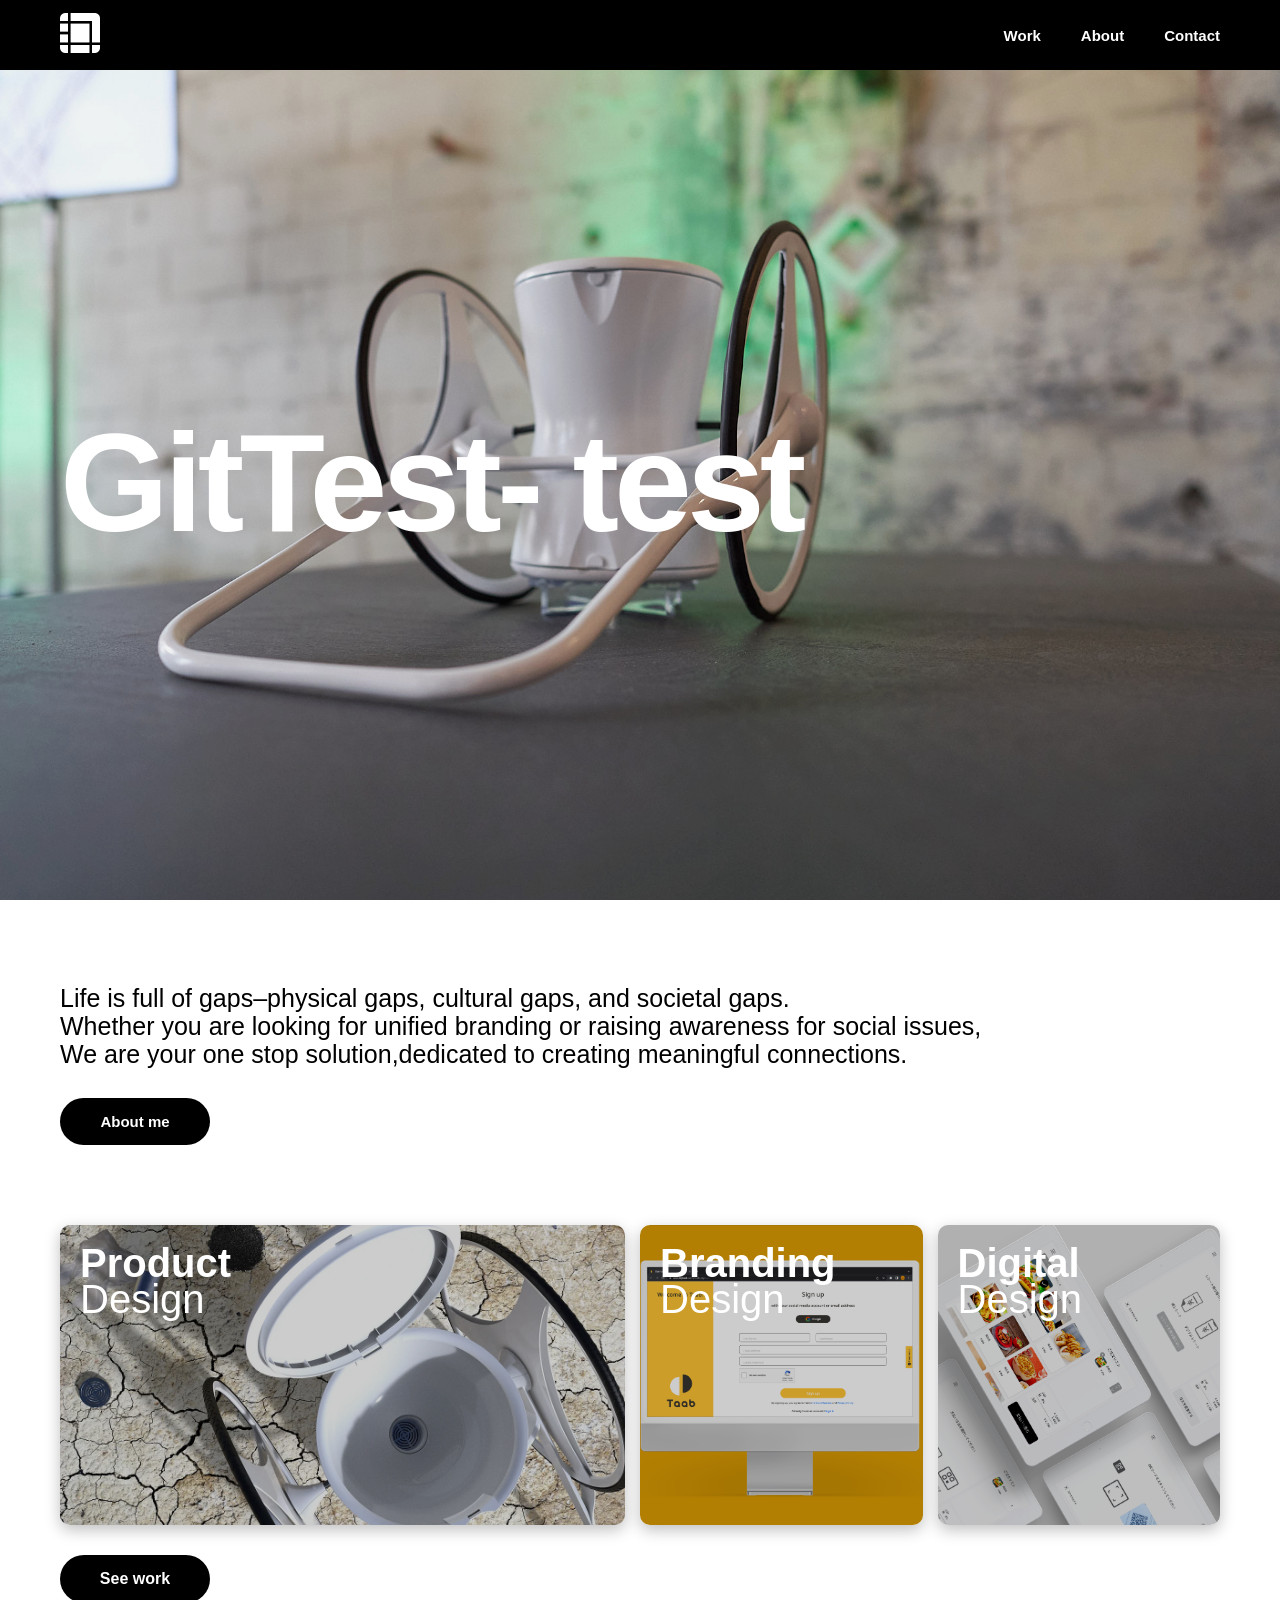
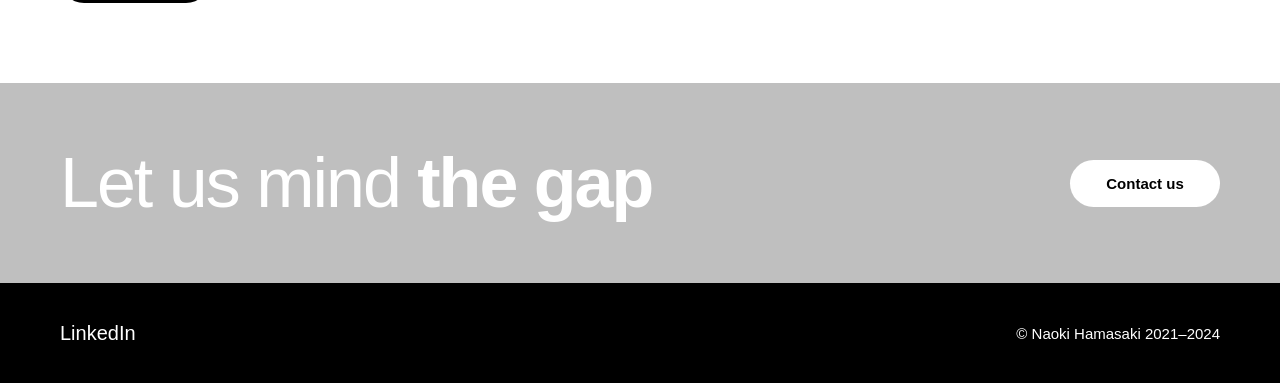
<file: index.html>
<!DOCTYPE html>
<html>
<head>
	<meta charset="utf-8">
	<meta http-equiv="X-UA-Compatible" content="IE=edge" />
	<meta name="viewport" content="width=device-width, initial-scale=1">
	<link rel="stylesheet" type="text/css" href="style.css">
	<title>Naoki Hamasaki</title>
</head>
<body>
<header>
	<a href="" class="header">
		<div class="logo">
			<img src="logo.png">	
		</div>
	</a>
	<nav class="pc_menu">
		<ul>
			<li class="pc_menu"><a href="#">Work</a></li>
			<li class="pc_menu"><a href="#">About</a></li>
			<li class="pc_menu"><a href="#">Contact</a></li>
		</ul>
	</nav>
</header>
<div class="hero_image">
	<img src="hero_image.png">
	<p>GitTest- test</p>
</div>
<div class="about">
	<p class="profile_text">Life is full of gaps–physical gaps, cultural gaps, and societal gaps.<br/>Whether you are looking for unified branding or raising awareness for social issues,<br/>We are your one stop solution,dedicated to creating meaningful connections.</p>
	<a href="#" class="top_btn_01">About me</a>
</div>
<div class="work">
	<div class="work_img_01">
		<img src="productdesign_img.png">
		<p><span class="work_text_bold">Product</span></br>Design</p>
	</div>
	<div class="work_img_02">
		<img src="brandingdesign_img.png">
		<p><span class="work_text_bold">Branding</span></br>Design</p>
	</div>
	<div class="work_img_03">
		<img src="digitaldesign_img.png">
		<p><span class="work_text_bold">Digital</span></br>Design</p>
	</div>
</div>
	<a href="#" class="top_btn_02">See work</a>
<div class="contact">
	<p class="contact_text">Let us mind <span class="contact_text_bold">the gap</span></p>
	<a href="#" class="top_btn_03">Contact us</a>
</div>
<div class="footer">
	<a href="#" class="social_media">LinkedIn</a>
	<p class="copyright">© Naoki Hamasaki 2021–2024</p>
</div>
</body>
</html>
</file>
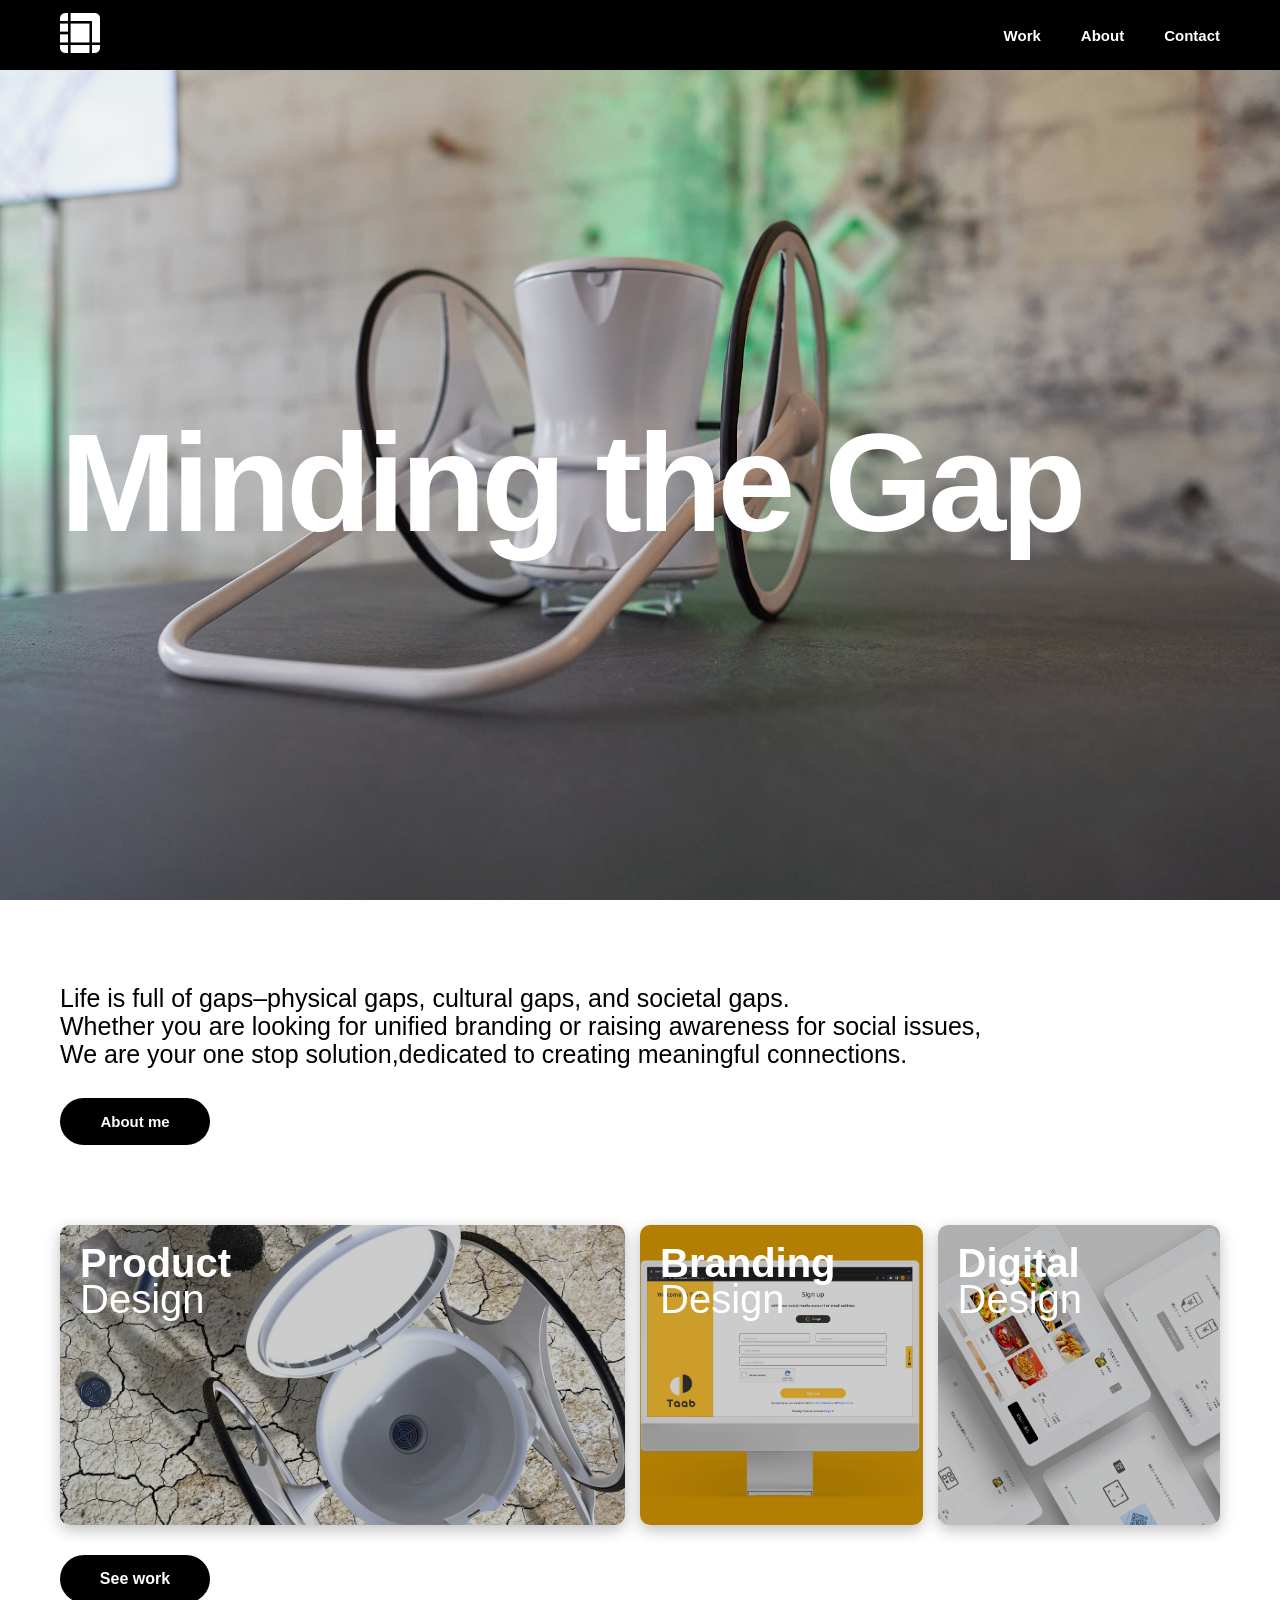
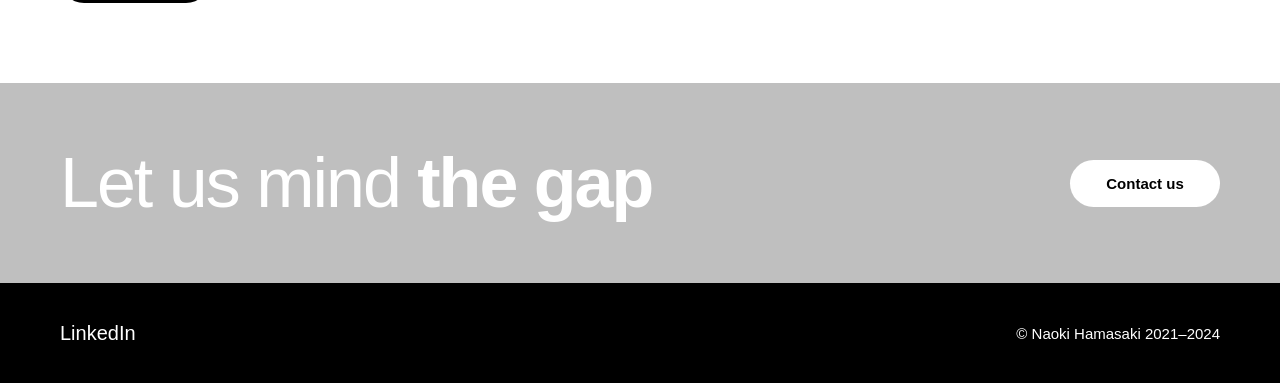
<file: work.html>
<!DOCTYPE html>
<html>
<head>
	<meta charset="utf-8">
	<meta http-equiv="X-UA-Compatible" content="IE=edge" />
	<meta name="viewport" content="width=device-width, initial-scale=1">
	<link rel="stylesheet" type="text/css" href="style.css">
	<title>Naoki Hamasaki</title>
</head>
<body>
<header>
	<a href="" class="header">
		<div class="logo">
			<img src="logo.png">	
		</div>
	</a>
	<nav class="pc_menu">
		<ul>
			<li class="pc_menu"><a href="#">Work</a></li>
			<li class="pc_menu"><a href="#">About</a></li>
			<li class="pc_menu"><a href="#">Contact</a></li>
		</ul>
	</nav>
</header>
<div class="hero_image">
	<img src="hero_image.png">
	<p>Minding the Gap</p>
</div>
<div class="about">
	<p class="profile_text">Life is full of gaps–physical gaps, cultural gaps, and societal gaps.<br/>Whether you are looking for unified branding or raising awareness for social issues,<br/>We are your one stop solution,dedicated to creating meaningful connections.</p>
	<a href="#" class="top_btn_01">About me</a>
</div>
<div class="work">
	<div class="work_img_01">
		<img src="productdesign_img.png">
		<p><span class="work_text_bold">Product</span></br>Design</p>
	</div>
	<div class="work_img_02">
		<img src="brandingdesign_img.png">
		<p><span class="work_text_bold">Branding</span></br>Design</p>
	</div>
	<div class="work_img_03">
		<img src="digitaldesign_img.png">
		<p><span class="work_text_bold">Digital</span></br>Design</p>
	</div>
</div>
	<a href="#" class="top_btn_02">See work</a>
<div class="contact">
	<p class="contact_text">Let us mind <span class="contact_text_bold">the gap</span></p>
	<a href="#" class="top_btn_03">Contact us</a>
</div>
<div class="footer">
	<a href="#" class="social_media">LinkedIn</a>
	<p class="copyright">© Naoki Hamasaki 2021–2024</p>
</div>
</body>
</html>
</file>
<file: style.css>
@charset 'UTF-8';

*{
	margin: 0;
	padding: 0;
	font-family: 'Roboto Condensed', sans-serif;
}

/*Header*/
header{
	width: 100%;
	font-size: 20px;
	position: fixed;
	display: flex;
	align-items: center;
	background-color: #000000;
	height: 70px;
	z-index: 1;
}
nav{
	display: flex;
	justify-content: flex-end;
	margin: 0 0 0 auto;
}
a{
	text-decoration: none;
	color: #ffffff;
} 
ul{
	padding: 0 60px;
    list-style: none;
    display: flex;
}        
li.pc_menu{
    margin: 0 0 0 40px;
    font-weight: bold;
    font-size: 15px;
}
.logo img{	
	width: 40px;
	height: auto;
	margin: 0 0 0 60px;
}
@media screen and (max-width:480px){
	header{
		height: 80px;
	}
	ul{
		padding: 0 20px;
	}
	.logo img{
		margin: 0 0 0 20px;
	}
	li.pc_menu{
		margin: 0 0 0 30px;
		font-size: 15px;
	}
}

/*Hero Image*/
.hero_image{
	position: relative;
}
.hero_image img{
	width: 100%;
	height: 100vh;
	filter: brightness(0.95);
	object-fit: cover;
}
.hero_image p{
	position: absolute;
	bottom: 40%;
	left: 60px;
	font-size: 140px;
	font-weight: bold;
	color: #ffffff;
	letter-spacing: -5px;
	line-height: 0.85;
	opacity: 80%;
	animation-name: fadeInAnime;
	animation-duration: 3s;
	animation-fill-mode: forwards;
}
@keyframes fadeInAnime{
	from{
		opacity: 0;
	}
	to{
		opacity: 1;
	}
}
@media screen and (max-width:480px){
	.hero_image img{
		height: 800px;
	}
	.hero_image p{
		font-size: 80px;
		letter-spacing: 0px;
		left: 20px;
		bottom: 40%;
	}
}

/*About*/
.about{
	font-size: 25px;
	padding: 80px 60px;
}
.profile_text{
	line-height: 28px;
}
.top_btn_01{
	display: inline-block;
	width: 120px;
	color: #fffffff;
	background: #000000;
	padding: 15px;
	margin: 30px 0px 0px 0px;
	text-align: center;
	font-weight: bold;
	font-size: 15px;
	border-radius: 100px;
}
@media screen and (max-width:480px){
	.about{
		padding: 80px 20px;
		.top_btn_01{
			width: 180px;
			padding:20px;
			font-size: 20px;
		}
	}
}

/*Work*/
.work{
    display: grid;
	grid-template-columns: 2fr 1fr 1fr;
	column-gap: 15px;
	margin: 0 60px;
	margin-bottom: 30px;
}
.work img{
	width: 100%;
	height: 300px;
	object-fit: cover;
	filter: brightness(0.8);
	vertical-align: bottom;
	border-radius: 10px;
	box-shadow: 0px 5px 15px 0px rgba(0, 0, 0, 25%);
}
.work p{
	font-size: 40px;
	line-height: 0.9;
	color: #ffffff;
	top: 20px;
	left: 20px;
}
.work_text_bold{
	font-weight: bold;
}
.work_img_01{
	position: relative;
}
.work_img_01 p{
	position: absolute;
}
.work_img_02{
	position: relative;
}
.work_img_02 p{
	position: absolute;
}
.work_img_03{
	position: relative;
}
.work_img_03 p{
	position: absolute;
}
.top_btn_02{
	display: inline-block;
	width: 120px;
	color: #ffffff;
	background: #000000;
	padding: 15px;
	text-align: center;
	border-radius: 100px;
	margin: 0 60px;
	font-weight: bold;
	margin-bottom: 80px;
}
@media screen and (max-width:480px){
	.work{
		margin: 0 20px;
		grid-template-columns: 100%;
		grid-template-rows: 200 200 200px;
		row-gap: 15px;

	}
	.top_btn_02{
		margin: 0 20px;
		width: 180px;
		padding: 20px;
		font-size: 20px;
		margin-top: 30px;
		margin-bottom: 60px;
	}
}

/*Contact*/
.contact{
	background-color: #BFBFBF;
	height: 200px;
	display: flex;
	align-items: center;
	padding: 0 60px;
}
p.contact_text{
	font-size: 70px;
	letter-spacing: -2px;
	color: #ffffff;
}
.contact_text_bold{
	font-weight: bold;
}
.top_btn_03{
	display: inline-block;
	width: 120px;
	color: #000000;
	background: #ffffff;
	padding: 15px;
	text-align: center;
	font-weight: bold;
	font-size: 15px;
	border-radius: 100px;
	justify-content: flex-end;
	margin: 0 0 0 auto;
}
@media screen and (max-width:480px){
	.contact{
		display: block;
		padding: 60px 20px;
		height: auto;
		align-items: initial;
	}
	p.contact_text{
		font-size: 60px;
		line-height: 0.9;
	}
	.top_btn_03{
		width: 180px;
		font-size: 20px;
		padding: 20px;
		margin: 40px 0px 0px 0px;
	}
}

/*Footer*/
.footer{
	height: 100px;
	background-color: #000000;
	display: flex;
	align-items: center;
}
a.social_media{
	font-size: 20px;
	margin: 60px;
}
p.copyright{
	color: #ffffff;
	font-size: 15px;
	display: flex;
	justify-content: flex-end;
	margin: 0 0 0 auto;
	padding: 0 60px;
}
@media screen and (max-width:480px){
	.footer{
		height: auto;
		display: block;
		padding: 40px 20px;
	}
	a.social_media{
		font-size: 25px;
		margin: 0px;
	}
	p.copyright{
		padding: 0;
		margin-top: 20px;
		justify-content: flex-start;
	}
}
</file>
